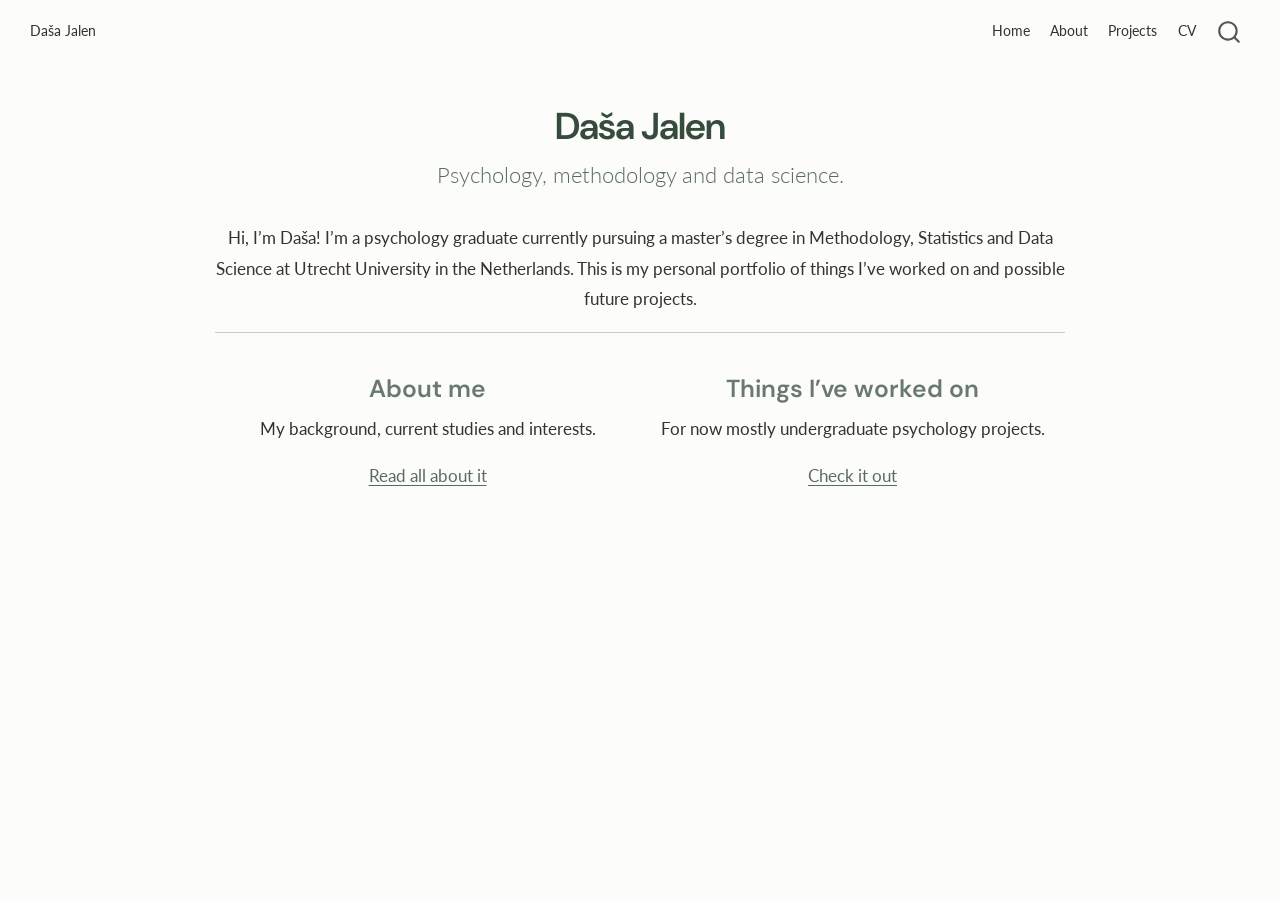
<file: docs/index.html>
<!DOCTYPE html>
<html xmlns="http://www.w3.org/1999/xhtml" lang="en" xml:lang="en"><head>

<meta charset="utf-8">
<meta name="generator" content="quarto-1.10.18">

<meta name="viewport" content="width=device-width, initial-scale=1.0, user-scalable=yes">


<title>Daša Jalen</title>
<style>
/* Default styles provided by pandoc.
** See https://pandoc.org/MANUAL.html#variables-for-html for config info.
*/
span.smallcaps{font-variant: small-caps;}
div.columns{display: flex; gap: 1.5em;}
div.column{flex: auto;}
@media screen {
div.columns{gap: min(4vw, 1.5em);}
div.column{overflow-x: auto;}
}
div.hanging-indent{margin-left: 1.5em; text-indent: -1.5em;}
ul.task-list{list-style: none;}
ul.task-list li input[type="checkbox"] {
  width: 0.8em;
  margin: 0 0.8em 0.2em -1em; /* quarto-specific, see https://github.com/quarto-dev/quarto-cli/issues/4556 */ 
  vertical-align: middle;
}
</style>


<script src="site_libs/quarto-nav/quarto-nav.js"></script>
<script src="site_libs/clipboard/clipboard.min.js"></script>
<script src="site_libs/quarto-search/autocomplete.umd.js"></script>
<script src="site_libs/quarto-search/fuse.min.js"></script>
<script src="site_libs/quarto-search/quarto-search.js"></script>
<meta name="quarto:offset" content="./">
<script src="site_libs/quarto-html/quarto.js" type="module"></script>
<script src="site_libs/quarto-html/tabsets/tabsets.js" type="module"></script>
<script src="site_libs/quarto-html/popper.min.js"></script>
<script src="site_libs/quarto-html/tippy.umd.min.js"></script>
<script src="site_libs/quarto-html/anchor.min.js"></script>
<link href="site_libs/quarto-html/tippy.css" rel="stylesheet">
<link href="site_libs/quarto-html/quarto-syntax-highlighting-64a204ab8560d761af7679ceaba22944.css" rel="stylesheet" id="quarto-text-highlighting-styles">
<script src="site_libs/bootstrap/bootstrap.min.js"></script>
<link href="site_libs/bootstrap/bootstrap-icons.css" rel="stylesheet">
<link href="site_libs/bootstrap/bootstrap-172ba59bd5e0b52282274ba0c0cc16fc.min.css" rel="stylesheet" append-hash="true" id="quarto-bootstrap" data-mode="light">
<script id="quarto-search-options" type="application/json">{
  "location": "navbar",
  "copy-button": false,
  "collapse-after": 3,
  "panel-placement": "end",
  "type": "overlay",
  "limit": 50,
  "keyboard-shortcut": [
    "f",
    "/",
    "s"
  ],
  "show-item-context": false,
  "language": {
    "search-no-results-text": "No results",
    "search-matching-documents-text": "matching documents",
    "search-copy-link-title": "Copy link to search",
    "search-hide-matches-text": "Hide additional matches",
    "search-more-match-text": "more match in this document",
    "search-more-matches-text": "more matches in this document",
    "search-clear-button-title": "Clear",
    "search-text-placeholder": "",
    "search-detached-cancel-button-title": "Cancel",
    "search-submit-button-title": "Submit",
    "search-label": "Search"
  }
}</script>


<link rel="stylesheet" href="styles.css">
</head>

<body class="nav-fixed homepage quarto-light">

<div id="quarto-search-results"></div>
  <header id="quarto-header" class="headroom fixed-top">
    <nav class="navbar navbar-expand-lg " data-bs-theme="dark">
      <div class="navbar-container container-fluid">
      <div class="navbar-brand-container mx-auto">
    <a class="navbar-brand" href="./index.html">
    <span class="navbar-title">Daša Jalen</span>
    </a>
  </div>
            <div id="quarto-search" class="" title="Search"></div>
          <button class="navbar-toggler" type="button" data-bs-toggle="collapse" data-bs-target="#navbarCollapse" aria-controls="navbarCollapse" role="menu" aria-expanded="false" aria-label="Toggle navigation" onclick="if (window.quartoToggleHeadroom) { window.quartoToggleHeadroom(); }">
  <span class="navbar-toggler-icon"></span>
</button>
          <div class="collapse navbar-collapse" id="navbarCollapse">
            <ul class="navbar-nav navbar-nav-scroll ms-auto">
  <li class="nav-item">
    <a class="nav-link active" href="./index.html" aria-current="page"> 
<span class="menu-text">Home</span></a>
  </li>  
  <li class="nav-item">
    <a class="nav-link" href="./about.html"> 
<span class="menu-text">About</span></a>
  </li>  
  <li class="nav-item">
    <a class="nav-link" href="./projects.html"> 
<span class="menu-text">Projects</span></a>
  </li>  
  <li class="nav-item">
    <a class="nav-link" href="./files/CV_Daša_Jalen.pdf"> 
<span class="menu-text">CV</span></a>
  </li>  
</ul>
          </div> <!-- /navcollapse -->
            <div class="quarto-navbar-tools">
</div>
      </div> <!-- /container-fluid -->
    </nav>
</header>
<!-- content -->
<div id="quarto-content" class="quarto-container page-columns page-rows-contents page-layout-article page-navbar">
<!-- sidebar -->
<!-- margin-sidebar -->
    <div id="quarto-margin-sidebar" class="sidebar margin-sidebar zindex-bottom">
        
    </div>
<!-- main -->
<main class="content" id="quarto-document-content">

<header id="title-block-header" class="quarto-title-block default">
<div class="quarto-title">
<h1 class="title">Daša Jalen</h1>
<p class="subtitle lead">Psychology, methodology and data science.</p>
</div>



<div class="quarto-title-meta">

    
  
    
  </div>
  


</header>


<p>Hi, I’m Daša! I’m a psychology graduate currently pursuing a master’s degree in Methodology, Statistics and Data Science at Utrecht University in the Netherlands. This is my personal portfolio of things I’ve worked on and possible future projects.</p>
<hr>
<div class="columns">
<div class="column" style="width:50%;">
<section id="about-me" class="level3">
<h3 class="anchored" data-anchor-id="about-me">About me</h3>
<p>My background, current studies and interests.</p>
<p><a href="./about.html">Read all about it</a></p>
</section>
</div><div class="column" style="width:50%;">
<section id="things-ive-worked-on" class="level3">
<h3 class="anchored" data-anchor-id="things-ive-worked-on">Things I’ve worked on</h3>
<p>For now mostly undergraduate psychology projects.</p>
<p><a href="./projects.html">Check it out</a></p>
</section>
</div>
</div>



</main> <!-- /main -->
<script id="quarto-html-after-body" type="application/javascript">
  window.document.addEventListener("DOMContentLoaded", function (event) {
    const icon = "";
    const anchorJS = new window.AnchorJS();
    anchorJS.options = {
      placement: 'right',
      icon: icon
    };
    anchorJS.add('.anchored');
    const isCodeAnnotation = (el) => {
      for (const clz of el.classList) {
        if (clz.startsWith('code-annotation-')) {                     
          return true;
        }
      }
      return false;
    }
    const onCopySuccess = function(e) {
      // button target
      const button = e.trigger;
      // don't keep focus
      button.blur();
      // flash "checked"
      button.classList.add('code-copy-button-checked');
      var currentTitle = button.getAttribute("title");
      button.setAttribute("title", "Copied!");
      let tooltip;
      if (window.bootstrap) {
        button.setAttribute("data-bs-toggle", "tooltip");
        button.setAttribute("data-bs-placement", "left");
        button.setAttribute("data-bs-title", "Copied!");
        tooltip = new bootstrap.Tooltip(button, 
          { trigger: "manual", 
            customClass: "code-copy-button-tooltip",
            offset: [0, -8]});
        tooltip.show();    
      }
      setTimeout(function() {
        if (tooltip) {
          tooltip.hide();
          button.removeAttribute("data-bs-title");
          button.removeAttribute("data-bs-toggle");
          button.removeAttribute("data-bs-placement");
        }
        button.setAttribute("title", currentTitle);
        button.classList.remove('code-copy-button-checked');
      }, 1000);
      // clear code selection
      e.clearSelection();
    }
    const getTextToCopy = function(trigger) {
      const outerScaffold = trigger.parentElement.cloneNode(true);
      const codeEl = outerScaffold.querySelector('code');
      for (const childEl of codeEl.children) {
        if (isCodeAnnotation(childEl)) {
          childEl.remove();
        }
      }
      return codeEl.innerText;
    }
    const clipboard = new window.ClipboardJS('.code-copy-button:not([data-in-quarto-modal])', {
      text: getTextToCopy
    });
    clipboard.on('success', onCopySuccess);
    if (window.document.getElementById('quarto-embedded-source-code-modal')) {
      const clipboardModal = new window.ClipboardJS('.code-copy-button[data-in-quarto-modal]', {
        text: getTextToCopy,
        container: window.document.getElementById('quarto-embedded-source-code-modal')
      });
      clipboardModal.on('success', onCopySuccess);
    }
      var localhostRegex = new RegExp(/^(?:http|https):\/\/localhost\:?[0-9]*\//);
      var mailtoRegex = new RegExp(/^mailto:/);
        var filterRegex = new RegExp('/' + window.location.host + '/');
      var isInternal = (href) => {
          return filterRegex.test(href) || localhostRegex.test(href) || mailtoRegex.test(href);
      }
      // Inspect non-navigation links and adorn them if external
     var links = window.document.querySelectorAll('a[href]:not(.nav-link):not(.navbar-brand):not(.toc-action):not(.sidebar-link):not(.sidebar-item-toggle):not(.pagination-link):not(.no-external):not([aria-hidden]):not(.dropdown-item):not(.quarto-navigation-tool):not(.about-link)');
      for (var i=0; i<links.length; i++) {
        const link = links[i];
        if (!isInternal(link.href)) {
          // undo the damage that might have been done by quarto-nav.js in the case of
          // links that we want to consider external
          if (link.dataset.originalHref !== undefined) {
            link.href = link.dataset.originalHref;
          }
        }
      }
    function tippyHover(el, contentFn, onTriggerFn, onUntriggerFn) {
      const config = {
        allowHTML: true,
        maxWidth: 500,
        delay: 100,
        arrow: false,
        appendTo: function(el) {
            return el.parentElement;
        },
        interactive: true,
        interactiveBorder: 10,
        theme: 'quarto',
        placement: 'bottom-start',
      };
      if (contentFn) {
        config.content = contentFn;
      }
      if (onTriggerFn) {
        config.onTrigger = onTriggerFn;
      }
      if (onUntriggerFn) {
        config.onUntrigger = onUntriggerFn;
      }
      window.tippy(el, config); 
    }
    const noterefs = window.document.querySelectorAll('a[role="doc-noteref"]');
    for (var i=0; i<noterefs.length; i++) {
      const ref = noterefs[i];
      tippyHover(ref, function() {
        // use id or data attribute instead here
        let href = ref.getAttribute('data-footnote-href') || ref.getAttribute('href');
        try { href = new URL(href).hash; } catch {}
        const id = href.replace(/^#\/?/, "");
        const note = window.document.getElementById(id);
        if (note) {
          return note.innerHTML;
        } else {
          return "";
        }
      });
    }
    const xrefs = window.document.querySelectorAll('a.quarto-xref');
    const processXRef = (id, note) => {
      // Strip column container classes
      const stripColumnClz = (el) => {
        el.classList.remove("page-full", "page-columns");
        if (el.children) {
          for (const child of el.children) {
            stripColumnClz(child);
          }
        }
      }
      stripColumnClz(note)
      if (id === null || id.startsWith('sec-')) {
        // Special case sections, only their first couple elements
        const container = document.createElement("div");
        if (note.children && note.children.length > 2) {
          container.appendChild(note.children[0].cloneNode(true));
          for (let i = 1; i < note.children.length; i++) {
            const child = note.children[i];
            if (child.tagName === "P" && child.innerText === "") {
              continue;
            } else {
              container.appendChild(child.cloneNode(true));
              break;
            }
          }
          if (window.Quarto?.typesetMath) {
            window.Quarto.typesetMath(container);
          }
          return container.innerHTML
        } else {
          if (window.Quarto?.typesetMath) {
            window.Quarto.typesetMath(note);
          }
          return note.innerHTML;
        }
      } else {
        // Remove any anchor links if they are present
        const anchorLink = note.querySelector('a.anchorjs-link');
        if (anchorLink) {
          anchorLink.remove();
        }
        if (window.Quarto?.typesetMath) {
          window.Quarto.typesetMath(note);
        }
        if (note.classList.contains("callout")) {
          return note.outerHTML;
        } else {
          return note.innerHTML;
        }
      }
    }
    for (var i=0; i<xrefs.length; i++) {
      const xref = xrefs[i];
      tippyHover(xref, undefined, function(instance) {
        instance.disable();
        let url = xref.getAttribute('href');
        let hash = undefined; 
        if (url.startsWith('#')) {
          hash = url;
        } else {
          try { hash = new URL(url).hash; } catch {}
        }
        if (hash) {
          const id = hash.replace(/^#\/?/, "");
          const note = window.document.getElementById(id);
          if (note !== null) {
            try {
              const html = processXRef(id, note.cloneNode(true));
              instance.setContent(html);
            } finally {
              instance.enable();
              instance.show();
            }
          } else {
            // See if we can fetch this
            fetch(url.split('#')[0])
            .then(res => res.text())
            .then(html => {
              const parser = new DOMParser();
              const htmlDoc = parser.parseFromString(html, "text/html");
              const note = htmlDoc.getElementById(id);
              if (note !== null) {
                const html = processXRef(id, note);
                instance.setContent(html);
              } 
            }).finally(() => {
              instance.enable();
              instance.show();
            });
          }
        } else {
          // See if we can fetch a full url (with no hash to target)
          // This is a special case and we should probably do some content thinning / targeting
          fetch(url)
          .then(res => res.text())
          .then(html => {
            const parser = new DOMParser();
            const htmlDoc = parser.parseFromString(html, "text/html");
            const note = htmlDoc.querySelector('main.content');
            if (note !== null) {
              // This should only happen for chapter cross references
              // (since there is no id in the URL)
              // remove the first header
              if (note.children.length > 0 && note.children[0].tagName === "HEADER") {
                note.children[0].remove();
              }
              const html = processXRef(null, note);
              instance.setContent(html);
            } 
          }).finally(() => {
            instance.enable();
            instance.show();
          });
        }
      }, function(instance) {
      });
    }
        let selectedAnnoteEl;
        const selectorForAnnotation = ( cell, annotation) => {
          let cellAttr = 'data-code-cell="' + cell + '"';
          let lineAttr = 'data-code-annotation="' +  annotation + '"';
          const selector = 'span[' + cellAttr + '][' + lineAttr + ']';
          return selector;
        }
        const selectCodeLines = (annoteEl) => {
          const doc = window.document;
          const targetCell = annoteEl.getAttribute("data-target-cell");
          const targetAnnotation = annoteEl.getAttribute("data-target-annotation");
          const annoteSpan = window.document.querySelector(selectorForAnnotation(targetCell, targetAnnotation));
          const lines = annoteSpan.getAttribute("data-code-lines").split(",");
          const lineIds = lines.map((line) => {
            return targetCell + "-" + line;
          })
          let top = null;
          let height = null;
          let parent = null;
          if (lineIds.length > 0) {
              //compute the position of the single el (top and bottom and make a div)
              const el = window.document.getElementById(lineIds[0]);
              top = el.offsetTop;
              height = el.offsetHeight;
              parent = el.parentElement.parentElement;
            if (lineIds.length > 1) {
              const lastEl = window.document.getElementById(lineIds[lineIds.length - 1]);
              const bottom = lastEl.offsetTop + lastEl.offsetHeight;
              height = bottom - top;
            }
            if (top !== null && height !== null && parent !== null) {
              // cook up a div (if necessary) and position it 
              let div = window.document.getElementById("code-annotation-line-highlight");
              if (div === null) {
                div = window.document.createElement("div");
                div.setAttribute("id", "code-annotation-line-highlight");
                div.style.position = 'absolute';
                parent.appendChild(div);
              }
              div.style.top = top - 2 + "px";
              div.style.height = height + 4 + "px";
              div.style.left = 0;
              let gutterDiv = window.document.getElementById("code-annotation-line-highlight-gutter");
              if (gutterDiv === null) {
                gutterDiv = window.document.createElement("div");
                gutterDiv.setAttribute("id", "code-annotation-line-highlight-gutter");
                gutterDiv.style.position = 'absolute';
                const codeCell = window.document.getElementById(targetCell);
                const gutter = codeCell.querySelector('.code-annotation-gutter');
                gutter.appendChild(gutterDiv);
              }
              gutterDiv.style.top = top - 2 + "px";
              gutterDiv.style.height = height + 4 + "px";
            }
            selectedAnnoteEl = annoteEl;
          }
        };
        const unselectCodeLines = () => {
          const elementsIds = ["code-annotation-line-highlight", "code-annotation-line-highlight-gutter"];
          elementsIds.forEach((elId) => {
            const div = window.document.getElementById(elId);
            if (div) {
              div.remove();
            }
          });
          selectedAnnoteEl = undefined;
        };
          // Handle positioning of the toggle
      window.addEventListener(
        "resize",
        throttle(() => {
          elRect = undefined;
          if (selectedAnnoteEl) {
            selectCodeLines(selectedAnnoteEl);
          }
        }, 10)
      );
      function throttle(fn, ms) {
      let throttle = false;
      let timer;
        return (...args) => {
          if(!throttle) { // first call gets through
              fn.apply(this, args);
              throttle = true;
          } else { // all the others get throttled
              if(timer) clearTimeout(timer); // cancel #2
              timer = setTimeout(() => {
                fn.apply(this, args);
                timer = throttle = false;
              }, ms);
          }
        };
      }
        // Attach click handler to the DT
        const annoteDls = window.document.querySelectorAll('dt[data-target-cell]');
        for (const annoteDlNode of annoteDls) {
          annoteDlNode.addEventListener('click', (event) => {
            const clickedEl = event.target;
            if (clickedEl !== selectedAnnoteEl) {
              unselectCodeLines();
              const activeEl = window.document.querySelector('dt[data-target-cell].code-annotation-active');
              if (activeEl) {
                activeEl.classList.remove('code-annotation-active');
              }
              selectCodeLines(clickedEl);
              clickedEl.classList.add('code-annotation-active');
            } else {
              // Unselect the line
              unselectCodeLines();
              clickedEl.classList.remove('code-annotation-active');
            }
          });
        }
    const findCites = (el) => {
      const parentEl = el.parentElement;
      if (parentEl) {
        const cites = parentEl.dataset.cites;
        if (cites) {
          return {
            el,
            cites: cites.split(' ')
          };
        } else {
          return findCites(el.parentElement)
        }
      } else {
        return undefined;
      }
    };
    var bibliorefs = window.document.querySelectorAll('a[role="doc-biblioref"]');
    for (var i=0; i<bibliorefs.length; i++) {
      const ref = bibliorefs[i];
      const citeInfo = findCites(ref);
      if (citeInfo) {
        tippyHover(citeInfo.el, function() {
          var popup = window.document.createElement('div');
          citeInfo.cites.forEach(function(cite) {
            var citeDiv = window.document.createElement('div');
            citeDiv.classList.add('hanging-indent');
            citeDiv.classList.add('csl-entry');
            var biblioDiv = window.document.getElementById('ref-' + cite);
            if (biblioDiv) {
              citeDiv.innerHTML = biblioDiv.innerHTML;
            }
            popup.appendChild(citeDiv);
          });
          return popup.innerHTML;
        });
      }
    }
  });
  </script>
</div> <!-- /content -->




</body></html>
</file>
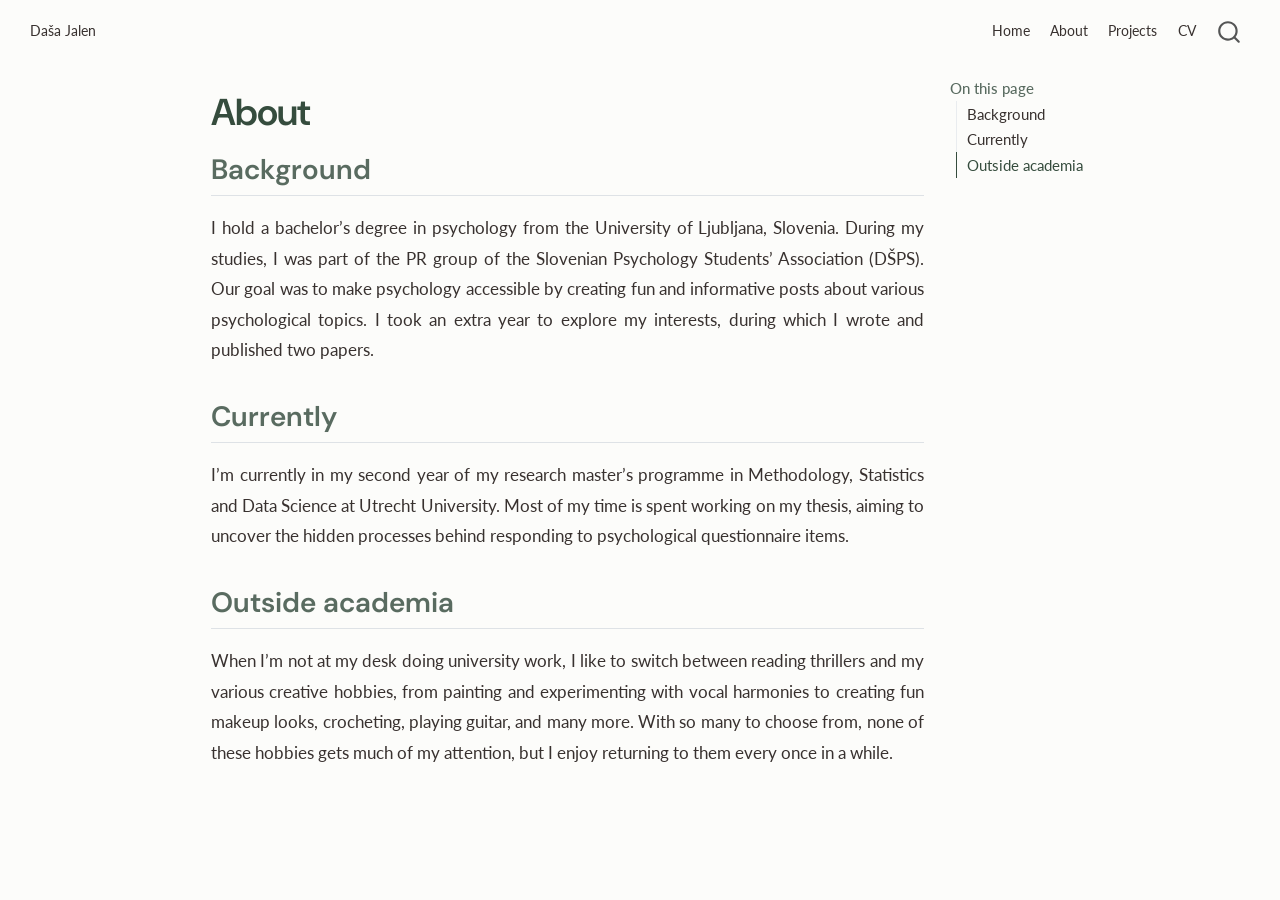
<file: docs/about.html>
<!DOCTYPE html>
<html xmlns="http://www.w3.org/1999/xhtml" lang="en" xml:lang="en"><head>

<meta charset="utf-8">
<meta name="generator" content="quarto-1.10.18">

<meta name="viewport" content="width=device-width, initial-scale=1.0, user-scalable=yes">


<title>About – Daša Jalen</title>
<style>
/* Default styles provided by pandoc.
** See https://pandoc.org/MANUAL.html#variables-for-html for config info.
*/
span.smallcaps{font-variant: small-caps;}
div.columns{display: flex; gap: 1.5em;}
div.column{flex: auto;}
@media screen {
div.columns{gap: min(4vw, 1.5em);}
div.column{overflow-x: auto;}
}
div.hanging-indent{margin-left: 1.5em; text-indent: -1.5em;}
ul.task-list{list-style: none;}
ul.task-list li input[type="checkbox"] {
  width: 0.8em;
  margin: 0 0.8em 0.2em -1em; /* quarto-specific, see https://github.com/quarto-dev/quarto-cli/issues/4556 */ 
  vertical-align: middle;
}
</style>


<script src="site_libs/quarto-nav/quarto-nav.js"></script>
<script src="site_libs/clipboard/clipboard.min.js"></script>
<script src="site_libs/quarto-search/autocomplete.umd.js"></script>
<script src="site_libs/quarto-search/fuse.min.js"></script>
<script src="site_libs/quarto-search/quarto-search.js"></script>
<meta name="quarto:offset" content="./">
<script src="site_libs/quarto-html/quarto.js" type="module"></script>
<script src="site_libs/quarto-html/tabsets/tabsets.js" type="module"></script>
<script src="site_libs/quarto-html/popper.min.js"></script>
<script src="site_libs/quarto-html/tippy.umd.min.js"></script>
<script src="site_libs/quarto-html/anchor.min.js"></script>
<link href="site_libs/quarto-html/tippy.css" rel="stylesheet">
<link href="site_libs/quarto-html/quarto-syntax-highlighting-64a204ab8560d761af7679ceaba22944.css" rel="stylesheet" id="quarto-text-highlighting-styles">
<script src="site_libs/bootstrap/bootstrap.min.js"></script>
<link href="site_libs/bootstrap/bootstrap-icons.css" rel="stylesheet">
<link href="site_libs/bootstrap/bootstrap-172ba59bd5e0b52282274ba0c0cc16fc.min.css" rel="stylesheet" append-hash="true" id="quarto-bootstrap" data-mode="light">
<script id="quarto-search-options" type="application/json">{
  "location": "navbar",
  "copy-button": false,
  "collapse-after": 3,
  "panel-placement": "end",
  "type": "overlay",
  "limit": 50,
  "keyboard-shortcut": [
    "f",
    "/",
    "s"
  ],
  "show-item-context": false,
  "language": {
    "search-no-results-text": "No results",
    "search-matching-documents-text": "matching documents",
    "search-copy-link-title": "Copy link to search",
    "search-hide-matches-text": "Hide additional matches",
    "search-more-match-text": "more match in this document",
    "search-more-matches-text": "more matches in this document",
    "search-clear-button-title": "Clear",
    "search-text-placeholder": "",
    "search-detached-cancel-button-title": "Cancel",
    "search-submit-button-title": "Submit",
    "search-label": "Search"
  }
}</script>


<link rel="stylesheet" href="styles.css">
</head>

<body class="nav-fixed quarto-light">

<div id="quarto-search-results"></div>
  <header id="quarto-header" class="headroom fixed-top">
    <nav class="navbar navbar-expand-lg " data-bs-theme="dark">
      <div class="navbar-container container-fluid">
      <div class="navbar-brand-container mx-auto">
    <a class="navbar-brand" href="./index.html">
    <span class="navbar-title">Daša Jalen</span>
    </a>
  </div>
            <div id="quarto-search" class="" title="Search"></div>
          <button class="navbar-toggler" type="button" data-bs-toggle="collapse" data-bs-target="#navbarCollapse" aria-controls="navbarCollapse" role="menu" aria-expanded="false" aria-label="Toggle navigation" onclick="if (window.quartoToggleHeadroom) { window.quartoToggleHeadroom(); }">
  <span class="navbar-toggler-icon"></span>
</button>
          <div class="collapse navbar-collapse" id="navbarCollapse">
            <ul class="navbar-nav navbar-nav-scroll ms-auto">
  <li class="nav-item">
    <a class="nav-link" href="./index.html"> 
<span class="menu-text">Home</span></a>
  </li>  
  <li class="nav-item">
    <a class="nav-link active" href="./about.html" aria-current="page"> 
<span class="menu-text">About</span></a>
  </li>  
  <li class="nav-item">
    <a class="nav-link" href="./projects.html"> 
<span class="menu-text">Projects</span></a>
  </li>  
  <li class="nav-item">
    <a class="nav-link" href="./files/CV_Daša_Jalen.pdf"> 
<span class="menu-text">CV</span></a>
  </li>  
</ul>
          </div> <!-- /navcollapse -->
            <div class="quarto-navbar-tools">
</div>
      </div> <!-- /container-fluid -->
    </nav>
</header>
<!-- content -->
<div id="quarto-content" class="quarto-container page-columns page-rows-contents page-layout-article page-navbar">
<!-- sidebar -->
<!-- margin-sidebar -->
    <div id="quarto-margin-sidebar" class="sidebar margin-sidebar">
        <nav id="TOC" role="doc-toc" class="toc-active">
    <h2 id="toc-title">On this page</h2>
   
  <ul>
  <li><a href="#background" id="toc-background" class="nav-link active" data-scroll-target="#background">Background</a></li>
  <li><a href="#currently" id="toc-currently" class="nav-link" data-scroll-target="#currently">Currently</a></li>
  <li><a href="#outside-academia" id="toc-outside-academia" class="nav-link" data-scroll-target="#outside-academia">Outside academia</a></li>
  </ul>
</nav>
    </div>
<!-- main -->
<main class="content" id="quarto-document-content">

<header id="title-block-header" class="quarto-title-block default">
<div class="quarto-title">
<h1 class="title">About</h1>
</div>



<div class="quarto-title-meta">

    
  
    
  </div>
  


</header>


<section id="background" class="level2">
<h2 class="anchored" data-anchor-id="background">Background</h2>
<p>I hold a bachelor’s degree in psychology from the University of Ljubljana, Slovenia. During my studies, I was part of the PR group of the Slovenian Psychology Students’ Association (DŠPS). Our goal was to make psychology accessible by creating fun and informative posts about various psychological topics. I took an extra year to explore my interests, during which I wrote and published two papers.</p>
</section>
<section id="currently" class="level2">
<h2 class="anchored" data-anchor-id="currently">Currently</h2>
<p>I’m currently in my second year of my research master’s programme in Methodology, Statistics and Data Science at Utrecht University. Most of my time is spent working on my thesis, aiming to uncover the hidden processes behind responding to psychological questionnaire items.</p>
</section>
<section id="outside-academia" class="level2">
<h2 class="anchored" data-anchor-id="outside-academia">Outside academia</h2>
<p>When I’m not at my desk doing university work, I like to switch between reading thrillers and my various creative hobbies, from painting and experimenting with vocal harmonies to creating fun makeup looks, crocheting, playing guitar, and many more. With so many to choose from, none of these hobbies gets much of my attention, but I enjoy returning to them every once in a while.</p>


</section>

</main> <!-- /main -->
<script id="quarto-html-after-body" type="application/javascript">
  window.document.addEventListener("DOMContentLoaded", function (event) {
    const icon = "";
    const anchorJS = new window.AnchorJS();
    anchorJS.options = {
      placement: 'right',
      icon: icon
    };
    anchorJS.add('.anchored');
    const isCodeAnnotation = (el) => {
      for (const clz of el.classList) {
        if (clz.startsWith('code-annotation-')) {                     
          return true;
        }
      }
      return false;
    }
    const onCopySuccess = function(e) {
      // button target
      const button = e.trigger;
      // don't keep focus
      button.blur();
      // flash "checked"
      button.classList.add('code-copy-button-checked');
      var currentTitle = button.getAttribute("title");
      button.setAttribute("title", "Copied!");
      let tooltip;
      if (window.bootstrap) {
        button.setAttribute("data-bs-toggle", "tooltip");
        button.setAttribute("data-bs-placement", "left");
        button.setAttribute("data-bs-title", "Copied!");
        tooltip = new bootstrap.Tooltip(button, 
          { trigger: "manual", 
            customClass: "code-copy-button-tooltip",
            offset: [0, -8]});
        tooltip.show();    
      }
      setTimeout(function() {
        if (tooltip) {
          tooltip.hide();
          button.removeAttribute("data-bs-title");
          button.removeAttribute("data-bs-toggle");
          button.removeAttribute("data-bs-placement");
        }
        button.setAttribute("title", currentTitle);
        button.classList.remove('code-copy-button-checked');
      }, 1000);
      // clear code selection
      e.clearSelection();
    }
    const getTextToCopy = function(trigger) {
      const outerScaffold = trigger.parentElement.cloneNode(true);
      const codeEl = outerScaffold.querySelector('code');
      for (const childEl of codeEl.children) {
        if (isCodeAnnotation(childEl)) {
          childEl.remove();
        }
      }
      return codeEl.innerText;
    }
    const clipboard = new window.ClipboardJS('.code-copy-button:not([data-in-quarto-modal])', {
      text: getTextToCopy
    });
    clipboard.on('success', onCopySuccess);
    if (window.document.getElementById('quarto-embedded-source-code-modal')) {
      const clipboardModal = new window.ClipboardJS('.code-copy-button[data-in-quarto-modal]', {
        text: getTextToCopy,
        container: window.document.getElementById('quarto-embedded-source-code-modal')
      });
      clipboardModal.on('success', onCopySuccess);
    }
      var localhostRegex = new RegExp(/^(?:http|https):\/\/localhost\:?[0-9]*\//);
      var mailtoRegex = new RegExp(/^mailto:/);
        var filterRegex = new RegExp('/' + window.location.host + '/');
      var isInternal = (href) => {
          return filterRegex.test(href) || localhostRegex.test(href) || mailtoRegex.test(href);
      }
      // Inspect non-navigation links and adorn them if external
     var links = window.document.querySelectorAll('a[href]:not(.nav-link):not(.navbar-brand):not(.toc-action):not(.sidebar-link):not(.sidebar-item-toggle):not(.pagination-link):not(.no-external):not([aria-hidden]):not(.dropdown-item):not(.quarto-navigation-tool):not(.about-link)');
      for (var i=0; i<links.length; i++) {
        const link = links[i];
        if (!isInternal(link.href)) {
          // undo the damage that might have been done by quarto-nav.js in the case of
          // links that we want to consider external
          if (link.dataset.originalHref !== undefined) {
            link.href = link.dataset.originalHref;
          }
        }
      }
    function tippyHover(el, contentFn, onTriggerFn, onUntriggerFn) {
      const config = {
        allowHTML: true,
        maxWidth: 500,
        delay: 100,
        arrow: false,
        appendTo: function(el) {
            return el.parentElement;
        },
        interactive: true,
        interactiveBorder: 10,
        theme: 'quarto',
        placement: 'bottom-start',
      };
      if (contentFn) {
        config.content = contentFn;
      }
      if (onTriggerFn) {
        config.onTrigger = onTriggerFn;
      }
      if (onUntriggerFn) {
        config.onUntrigger = onUntriggerFn;
      }
      window.tippy(el, config); 
    }
    const noterefs = window.document.querySelectorAll('a[role="doc-noteref"]');
    for (var i=0; i<noterefs.length; i++) {
      const ref = noterefs[i];
      tippyHover(ref, function() {
        // use id or data attribute instead here
        let href = ref.getAttribute('data-footnote-href') || ref.getAttribute('href');
        try { href = new URL(href).hash; } catch {}
        const id = href.replace(/^#\/?/, "");
        const note = window.document.getElementById(id);
        if (note) {
          return note.innerHTML;
        } else {
          return "";
        }
      });
    }
    const xrefs = window.document.querySelectorAll('a.quarto-xref');
    const processXRef = (id, note) => {
      // Strip column container classes
      const stripColumnClz = (el) => {
        el.classList.remove("page-full", "page-columns");
        if (el.children) {
          for (const child of el.children) {
            stripColumnClz(child);
          }
        }
      }
      stripColumnClz(note)
      if (id === null || id.startsWith('sec-')) {
        // Special case sections, only their first couple elements
        const container = document.createElement("div");
        if (note.children && note.children.length > 2) {
          container.appendChild(note.children[0].cloneNode(true));
          for (let i = 1; i < note.children.length; i++) {
            const child = note.children[i];
            if (child.tagName === "P" && child.innerText === "") {
              continue;
            } else {
              container.appendChild(child.cloneNode(true));
              break;
            }
          }
          if (window.Quarto?.typesetMath) {
            window.Quarto.typesetMath(container);
          }
          return container.innerHTML
        } else {
          if (window.Quarto?.typesetMath) {
            window.Quarto.typesetMath(note);
          }
          return note.innerHTML;
        }
      } else {
        // Remove any anchor links if they are present
        const anchorLink = note.querySelector('a.anchorjs-link');
        if (anchorLink) {
          anchorLink.remove();
        }
        if (window.Quarto?.typesetMath) {
          window.Quarto.typesetMath(note);
        }
        if (note.classList.contains("callout")) {
          return note.outerHTML;
        } else {
          return note.innerHTML;
        }
      }
    }
    for (var i=0; i<xrefs.length; i++) {
      const xref = xrefs[i];
      tippyHover(xref, undefined, function(instance) {
        instance.disable();
        let url = xref.getAttribute('href');
        let hash = undefined; 
        if (url.startsWith('#')) {
          hash = url;
        } else {
          try { hash = new URL(url).hash; } catch {}
        }
        if (hash) {
          const id = hash.replace(/^#\/?/, "");
          const note = window.document.getElementById(id);
          if (note !== null) {
            try {
              const html = processXRef(id, note.cloneNode(true));
              instance.setContent(html);
            } finally {
              instance.enable();
              instance.show();
            }
          } else {
            // See if we can fetch this
            fetch(url.split('#')[0])
            .then(res => res.text())
            .then(html => {
              const parser = new DOMParser();
              const htmlDoc = parser.parseFromString(html, "text/html");
              const note = htmlDoc.getElementById(id);
              if (note !== null) {
                const html = processXRef(id, note);
                instance.setContent(html);
              } 
            }).finally(() => {
              instance.enable();
              instance.show();
            });
          }
        } else {
          // See if we can fetch a full url (with no hash to target)
          // This is a special case and we should probably do some content thinning / targeting
          fetch(url)
          .then(res => res.text())
          .then(html => {
            const parser = new DOMParser();
            const htmlDoc = parser.parseFromString(html, "text/html");
            const note = htmlDoc.querySelector('main.content');
            if (note !== null) {
              // This should only happen for chapter cross references
              // (since there is no id in the URL)
              // remove the first header
              if (note.children.length > 0 && note.children[0].tagName === "HEADER") {
                note.children[0].remove();
              }
              const html = processXRef(null, note);
              instance.setContent(html);
            } 
          }).finally(() => {
            instance.enable();
            instance.show();
          });
        }
      }, function(instance) {
      });
    }
        let selectedAnnoteEl;
        const selectorForAnnotation = ( cell, annotation) => {
          let cellAttr = 'data-code-cell="' + cell + '"';
          let lineAttr = 'data-code-annotation="' +  annotation + '"';
          const selector = 'span[' + cellAttr + '][' + lineAttr + ']';
          return selector;
        }
        const selectCodeLines = (annoteEl) => {
          const doc = window.document;
          const targetCell = annoteEl.getAttribute("data-target-cell");
          const targetAnnotation = annoteEl.getAttribute("data-target-annotation");
          const annoteSpan = window.document.querySelector(selectorForAnnotation(targetCell, targetAnnotation));
          const lines = annoteSpan.getAttribute("data-code-lines").split(",");
          const lineIds = lines.map((line) => {
            return targetCell + "-" + line;
          })
          let top = null;
          let height = null;
          let parent = null;
          if (lineIds.length > 0) {
              //compute the position of the single el (top and bottom and make a div)
              const el = window.document.getElementById(lineIds[0]);
              top = el.offsetTop;
              height = el.offsetHeight;
              parent = el.parentElement.parentElement;
            if (lineIds.length > 1) {
              const lastEl = window.document.getElementById(lineIds[lineIds.length - 1]);
              const bottom = lastEl.offsetTop + lastEl.offsetHeight;
              height = bottom - top;
            }
            if (top !== null && height !== null && parent !== null) {
              // cook up a div (if necessary) and position it 
              let div = window.document.getElementById("code-annotation-line-highlight");
              if (div === null) {
                div = window.document.createElement("div");
                div.setAttribute("id", "code-annotation-line-highlight");
                div.style.position = 'absolute';
                parent.appendChild(div);
              }
              div.style.top = top - 2 + "px";
              div.style.height = height + 4 + "px";
              div.style.left = 0;
              let gutterDiv = window.document.getElementById("code-annotation-line-highlight-gutter");
              if (gutterDiv === null) {
                gutterDiv = window.document.createElement("div");
                gutterDiv.setAttribute("id", "code-annotation-line-highlight-gutter");
                gutterDiv.style.position = 'absolute';
                const codeCell = window.document.getElementById(targetCell);
                const gutter = codeCell.querySelector('.code-annotation-gutter');
                gutter.appendChild(gutterDiv);
              }
              gutterDiv.style.top = top - 2 + "px";
              gutterDiv.style.height = height + 4 + "px";
            }
            selectedAnnoteEl = annoteEl;
          }
        };
        const unselectCodeLines = () => {
          const elementsIds = ["code-annotation-line-highlight", "code-annotation-line-highlight-gutter"];
          elementsIds.forEach((elId) => {
            const div = window.document.getElementById(elId);
            if (div) {
              div.remove();
            }
          });
          selectedAnnoteEl = undefined;
        };
          // Handle positioning of the toggle
      window.addEventListener(
        "resize",
        throttle(() => {
          elRect = undefined;
          if (selectedAnnoteEl) {
            selectCodeLines(selectedAnnoteEl);
          }
        }, 10)
      );
      function throttle(fn, ms) {
      let throttle = false;
      let timer;
        return (...args) => {
          if(!throttle) { // first call gets through
              fn.apply(this, args);
              throttle = true;
          } else { // all the others get throttled
              if(timer) clearTimeout(timer); // cancel #2
              timer = setTimeout(() => {
                fn.apply(this, args);
                timer = throttle = false;
              }, ms);
          }
        };
      }
        // Attach click handler to the DT
        const annoteDls = window.document.querySelectorAll('dt[data-target-cell]');
        for (const annoteDlNode of annoteDls) {
          annoteDlNode.addEventListener('click', (event) => {
            const clickedEl = event.target;
            if (clickedEl !== selectedAnnoteEl) {
              unselectCodeLines();
              const activeEl = window.document.querySelector('dt[data-target-cell].code-annotation-active');
              if (activeEl) {
                activeEl.classList.remove('code-annotation-active');
              }
              selectCodeLines(clickedEl);
              clickedEl.classList.add('code-annotation-active');
            } else {
              // Unselect the line
              unselectCodeLines();
              clickedEl.classList.remove('code-annotation-active');
            }
          });
        }
    const findCites = (el) => {
      const parentEl = el.parentElement;
      if (parentEl) {
        const cites = parentEl.dataset.cites;
        if (cites) {
          return {
            el,
            cites: cites.split(' ')
          };
        } else {
          return findCites(el.parentElement)
        }
      } else {
        return undefined;
      }
    };
    var bibliorefs = window.document.querySelectorAll('a[role="doc-biblioref"]');
    for (var i=0; i<bibliorefs.length; i++) {
      const ref = bibliorefs[i];
      const citeInfo = findCites(ref);
      if (citeInfo) {
        tippyHover(citeInfo.el, function() {
          var popup = window.document.createElement('div');
          citeInfo.cites.forEach(function(cite) {
            var citeDiv = window.document.createElement('div');
            citeDiv.classList.add('hanging-indent');
            citeDiv.classList.add('csl-entry');
            var biblioDiv = window.document.getElementById('ref-' + cite);
            if (biblioDiv) {
              citeDiv.innerHTML = biblioDiv.innerHTML;
            }
            popup.appendChild(citeDiv);
          });
          return popup.innerHTML;
        });
      }
    }
  });
  </script>
</div> <!-- /content -->




</body></html>
</file>
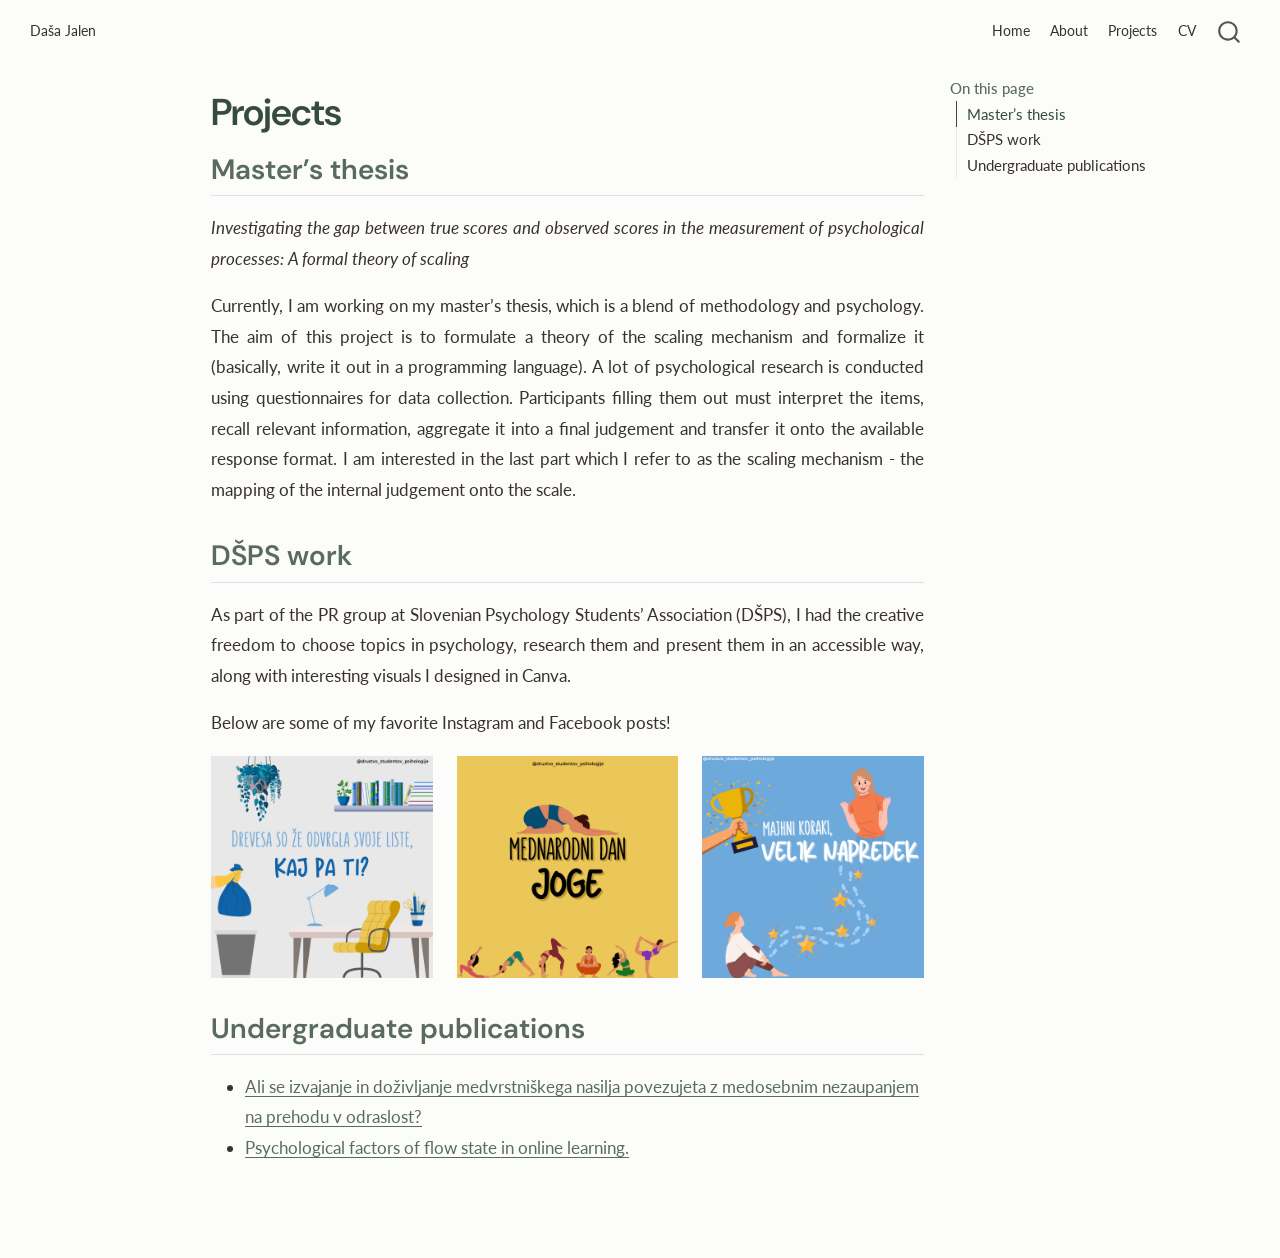
<file: docs/projects.html>
<!DOCTYPE html>
<html xmlns="http://www.w3.org/1999/xhtml" lang="en" xml:lang="en"><head>

<meta charset="utf-8">
<meta name="generator" content="quarto-1.10.18">

<meta name="viewport" content="width=device-width, initial-scale=1.0, user-scalable=yes">


<title>Projects – Daša Jalen</title>
<style>
/* Default styles provided by pandoc.
** See https://pandoc.org/MANUAL.html#variables-for-html for config info.
*/
span.smallcaps{font-variant: small-caps;}
div.columns{display: flex; gap: 1.5em;}
div.column{flex: auto;}
@media screen {
div.columns{gap: min(4vw, 1.5em);}
div.column{overflow-x: auto;}
}
div.hanging-indent{margin-left: 1.5em; text-indent: -1.5em;}
ul.task-list{list-style: none;}
ul.task-list li input[type="checkbox"] {
  width: 0.8em;
  margin: 0 0.8em 0.2em -1em; /* quarto-specific, see https://github.com/quarto-dev/quarto-cli/issues/4556 */ 
  vertical-align: middle;
}
</style>


<script src="site_libs/quarto-nav/quarto-nav.js"></script>
<script src="site_libs/clipboard/clipboard.min.js"></script>
<script src="site_libs/quarto-search/autocomplete.umd.js"></script>
<script src="site_libs/quarto-search/fuse.min.js"></script>
<script src="site_libs/quarto-search/quarto-search.js"></script>
<meta name="quarto:offset" content="./">
<script src="site_libs/quarto-html/quarto.js" type="module"></script>
<script src="site_libs/quarto-html/tabsets/tabsets.js" type="module"></script>
<script src="site_libs/quarto-html/popper.min.js"></script>
<script src="site_libs/quarto-html/tippy.umd.min.js"></script>
<script src="site_libs/quarto-html/anchor.min.js"></script>
<link href="site_libs/quarto-html/tippy.css" rel="stylesheet">
<link href="site_libs/quarto-html/quarto-syntax-highlighting-64a204ab8560d761af7679ceaba22944.css" rel="stylesheet" id="quarto-text-highlighting-styles">
<script src="site_libs/bootstrap/bootstrap.min.js"></script>
<link href="site_libs/bootstrap/bootstrap-icons.css" rel="stylesheet">
<link href="site_libs/bootstrap/bootstrap-172ba59bd5e0b52282274ba0c0cc16fc.min.css" rel="stylesheet" append-hash="true" id="quarto-bootstrap" data-mode="light">
<script id="quarto-search-options" type="application/json">{
  "location": "navbar",
  "copy-button": false,
  "collapse-after": 3,
  "panel-placement": "end",
  "type": "overlay",
  "limit": 50,
  "keyboard-shortcut": [
    "f",
    "/",
    "s"
  ],
  "show-item-context": false,
  "language": {
    "search-no-results-text": "No results",
    "search-matching-documents-text": "matching documents",
    "search-copy-link-title": "Copy link to search",
    "search-hide-matches-text": "Hide additional matches",
    "search-more-match-text": "more match in this document",
    "search-more-matches-text": "more matches in this document",
    "search-clear-button-title": "Clear",
    "search-text-placeholder": "",
    "search-detached-cancel-button-title": "Cancel",
    "search-submit-button-title": "Submit",
    "search-label": "Search"
  }
}</script>


<link rel="stylesheet" href="styles.css">
</head>

<body class="nav-fixed quarto-light">

<div id="quarto-search-results"></div>
  <header id="quarto-header" class="headroom fixed-top">
    <nav class="navbar navbar-expand-lg " data-bs-theme="dark">
      <div class="navbar-container container-fluid">
      <div class="navbar-brand-container mx-auto">
    <a class="navbar-brand" href="./index.html">
    <span class="navbar-title">Daša Jalen</span>
    </a>
  </div>
            <div id="quarto-search" class="" title="Search"></div>
          <button class="navbar-toggler" type="button" data-bs-toggle="collapse" data-bs-target="#navbarCollapse" aria-controls="navbarCollapse" role="menu" aria-expanded="false" aria-label="Toggle navigation" onclick="if (window.quartoToggleHeadroom) { window.quartoToggleHeadroom(); }">
  <span class="navbar-toggler-icon"></span>
</button>
          <div class="collapse navbar-collapse" id="navbarCollapse">
            <ul class="navbar-nav navbar-nav-scroll ms-auto">
  <li class="nav-item">
    <a class="nav-link" href="./index.html"> 
<span class="menu-text">Home</span></a>
  </li>  
  <li class="nav-item">
    <a class="nav-link" href="./about.html"> 
<span class="menu-text">About</span></a>
  </li>  
  <li class="nav-item">
    <a class="nav-link active" href="./projects.html" aria-current="page"> 
<span class="menu-text">Projects</span></a>
  </li>  
  <li class="nav-item">
    <a class="nav-link" href="./files/CV_Daša_Jalen.pdf"> 
<span class="menu-text">CV</span></a>
  </li>  
</ul>
          </div> <!-- /navcollapse -->
            <div class="quarto-navbar-tools">
</div>
      </div> <!-- /container-fluid -->
    </nav>
</header>
<!-- content -->
<div id="quarto-content" class="quarto-container page-columns page-rows-contents page-layout-article page-navbar">
<!-- sidebar -->
<!-- margin-sidebar -->
    <div id="quarto-margin-sidebar" class="sidebar margin-sidebar">
        <nav id="TOC" role="doc-toc" class="toc-active">
    <h2 id="toc-title">On this page</h2>
   
  <ul>
  <li><a href="#masters-thesis" id="toc-masters-thesis" class="nav-link active" data-scroll-target="#masters-thesis">Master’s thesis</a></li>
  <li><a href="#dšps-work" id="toc-dšps-work" class="nav-link" data-scroll-target="#dšps-work">DŠPS work</a></li>
  <li><a href="#undergraduate-publications" id="toc-undergraduate-publications" class="nav-link" data-scroll-target="#undergraduate-publications">Undergraduate publications</a></li>
  </ul>
</nav>
    </div>
<!-- main -->
<main class="content" id="quarto-document-content">

<header id="title-block-header" class="quarto-title-block default">
<div class="quarto-title">
<h1 class="title">Projects</h1>
</div>



<div class="quarto-title-meta">

    
  
    
  </div>
  


</header>


<section id="masters-thesis" class="level2">
<h2 class="anchored" data-anchor-id="masters-thesis">Master’s thesis</h2>
<p><em>Investigating the gap between true scores and observed scores in the measurement of psychological processes: A formal theory of scaling</em></p>
<p>Currently, I am working on my master’s thesis, which is a blend of methodology and psychology. The aim of this project is to formulate a theory of the scaling mechanism and formalize it (basically, write it out in a programming language). A lot of psychological research is conducted using questionnaires for data collection. Participants filling them out must interpret the items, recall relevant information, aggregate it into a final judgement and transfer it onto the available response format. I am interested in the last part which I refer to as the scaling mechanism - the mapping of the internal judgement onto the scale.</p>
</section>
<section id="dšps-work" class="level2">
<h2 class="anchored" data-anchor-id="dšps-work">DŠPS work</h2>
<p>As part of the PR group at Slovenian Psychology Students’ Association (DŠPS), I had the creative freedom to choose topics in psychology, research them and present them in an accessible way, along with interesting visuals I designed in Canva.</p>
<p>Below are some of my favorite Instagram and Facebook posts!</p>
<div class="post-gallery">
<p><a href="https://www.instagram.com/p/C0JQQYMsmR_/?utm_source=ig_web_copy_link&amp;mdxt=MzRlODBiNWFlZA==&amp;srtk=MzRlODBiNWFlZA=="><img src="images/Motivacijska_decluttering.png" class="img-fluid" width="300"></a></p>
<p><a href="https://www.instagram.com/p/DLJ8aEIBPi-/?utm_source=ig_web_copy_link&amp;dlrf=MzRlODBiNWFlZA==&amp;srtk=MzRlODBiNWFlZA=="><img src="images/Naredi_nekaj_zase_joga.png" class="img-fluid"></a></p>
<p><a href="https://www.instagram.com/p/DLo124cNMSw/?utm_source=ig_web_copy_link&amp;exln=MzRlODBiNWFlZA==&amp;srtk=MzRlODBiNWFlZA=="><img src="images/Motivacijska_majhni_koraki_velik_napredek.png" class="img-fluid"></a></p>
</div>
</section>
<section id="undergraduate-publications" class="level2">
<h2 class="anchored" data-anchor-id="undergraduate-publications">Undergraduate publications</h2>
<ul>
<li><a href="http://revijapanika.si/2025/02/14/ali-se-izvajanje-in-dozivljanje-medvrstniskega-nasilja-povezujeta-z-medosebnim-nezaupanjem-na-prehodu-v-odraslost/">Ali se izvajanje in doživljanje medvrstniškega nasilja povezujeta z medosebnim nezaupanjem na prehodu v odraslost?</a></li>
<li><a href="https://journal.doba.si/jimb/sl/article/view/JIBM.2024.16.2.3">Psychological factors of flow state in online learning.</a></li>
</ul>


</section>

</main> <!-- /main -->
<script id="quarto-html-after-body" type="application/javascript">
  window.document.addEventListener("DOMContentLoaded", function (event) {
    const icon = "";
    const anchorJS = new window.AnchorJS();
    anchorJS.options = {
      placement: 'right',
      icon: icon
    };
    anchorJS.add('.anchored');
    const isCodeAnnotation = (el) => {
      for (const clz of el.classList) {
        if (clz.startsWith('code-annotation-')) {                     
          return true;
        }
      }
      return false;
    }
    const onCopySuccess = function(e) {
      // button target
      const button = e.trigger;
      // don't keep focus
      button.blur();
      // flash "checked"
      button.classList.add('code-copy-button-checked');
      var currentTitle = button.getAttribute("title");
      button.setAttribute("title", "Copied!");
      let tooltip;
      if (window.bootstrap) {
        button.setAttribute("data-bs-toggle", "tooltip");
        button.setAttribute("data-bs-placement", "left");
        button.setAttribute("data-bs-title", "Copied!");
        tooltip = new bootstrap.Tooltip(button, 
          { trigger: "manual", 
            customClass: "code-copy-button-tooltip",
            offset: [0, -8]});
        tooltip.show();    
      }
      setTimeout(function() {
        if (tooltip) {
          tooltip.hide();
          button.removeAttribute("data-bs-title");
          button.removeAttribute("data-bs-toggle");
          button.removeAttribute("data-bs-placement");
        }
        button.setAttribute("title", currentTitle);
        button.classList.remove('code-copy-button-checked');
      }, 1000);
      // clear code selection
      e.clearSelection();
    }
    const getTextToCopy = function(trigger) {
      const outerScaffold = trigger.parentElement.cloneNode(true);
      const codeEl = outerScaffold.querySelector('code');
      for (const childEl of codeEl.children) {
        if (isCodeAnnotation(childEl)) {
          childEl.remove();
        }
      }
      return codeEl.innerText;
    }
    const clipboard = new window.ClipboardJS('.code-copy-button:not([data-in-quarto-modal])', {
      text: getTextToCopy
    });
    clipboard.on('success', onCopySuccess);
    if (window.document.getElementById('quarto-embedded-source-code-modal')) {
      const clipboardModal = new window.ClipboardJS('.code-copy-button[data-in-quarto-modal]', {
        text: getTextToCopy,
        container: window.document.getElementById('quarto-embedded-source-code-modal')
      });
      clipboardModal.on('success', onCopySuccess);
    }
      var localhostRegex = new RegExp(/^(?:http|https):\/\/localhost\:?[0-9]*\//);
      var mailtoRegex = new RegExp(/^mailto:/);
        var filterRegex = new RegExp('/' + window.location.host + '/');
      var isInternal = (href) => {
          return filterRegex.test(href) || localhostRegex.test(href) || mailtoRegex.test(href);
      }
      // Inspect non-navigation links and adorn them if external
     var links = window.document.querySelectorAll('a[href]:not(.nav-link):not(.navbar-brand):not(.toc-action):not(.sidebar-link):not(.sidebar-item-toggle):not(.pagination-link):not(.no-external):not([aria-hidden]):not(.dropdown-item):not(.quarto-navigation-tool):not(.about-link)');
      for (var i=0; i<links.length; i++) {
        const link = links[i];
        if (!isInternal(link.href)) {
          // undo the damage that might have been done by quarto-nav.js in the case of
          // links that we want to consider external
          if (link.dataset.originalHref !== undefined) {
            link.href = link.dataset.originalHref;
          }
        }
      }
    function tippyHover(el, contentFn, onTriggerFn, onUntriggerFn) {
      const config = {
        allowHTML: true,
        maxWidth: 500,
        delay: 100,
        arrow: false,
        appendTo: function(el) {
            return el.parentElement;
        },
        interactive: true,
        interactiveBorder: 10,
        theme: 'quarto',
        placement: 'bottom-start',
      };
      if (contentFn) {
        config.content = contentFn;
      }
      if (onTriggerFn) {
        config.onTrigger = onTriggerFn;
      }
      if (onUntriggerFn) {
        config.onUntrigger = onUntriggerFn;
      }
      window.tippy(el, config); 
    }
    const noterefs = window.document.querySelectorAll('a[role="doc-noteref"]');
    for (var i=0; i<noterefs.length; i++) {
      const ref = noterefs[i];
      tippyHover(ref, function() {
        // use id or data attribute instead here
        let href = ref.getAttribute('data-footnote-href') || ref.getAttribute('href');
        try { href = new URL(href).hash; } catch {}
        const id = href.replace(/^#\/?/, "");
        const note = window.document.getElementById(id);
        if (note) {
          return note.innerHTML;
        } else {
          return "";
        }
      });
    }
    const xrefs = window.document.querySelectorAll('a.quarto-xref');
    const processXRef = (id, note) => {
      // Strip column container classes
      const stripColumnClz = (el) => {
        el.classList.remove("page-full", "page-columns");
        if (el.children) {
          for (const child of el.children) {
            stripColumnClz(child);
          }
        }
      }
      stripColumnClz(note)
      if (id === null || id.startsWith('sec-')) {
        // Special case sections, only their first couple elements
        const container = document.createElement("div");
        if (note.children && note.children.length > 2) {
          container.appendChild(note.children[0].cloneNode(true));
          for (let i = 1; i < note.children.length; i++) {
            const child = note.children[i];
            if (child.tagName === "P" && child.innerText === "") {
              continue;
            } else {
              container.appendChild(child.cloneNode(true));
              break;
            }
          }
          if (window.Quarto?.typesetMath) {
            window.Quarto.typesetMath(container);
          }
          return container.innerHTML
        } else {
          if (window.Quarto?.typesetMath) {
            window.Quarto.typesetMath(note);
          }
          return note.innerHTML;
        }
      } else {
        // Remove any anchor links if they are present
        const anchorLink = note.querySelector('a.anchorjs-link');
        if (anchorLink) {
          anchorLink.remove();
        }
        if (window.Quarto?.typesetMath) {
          window.Quarto.typesetMath(note);
        }
        if (note.classList.contains("callout")) {
          return note.outerHTML;
        } else {
          return note.innerHTML;
        }
      }
    }
    for (var i=0; i<xrefs.length; i++) {
      const xref = xrefs[i];
      tippyHover(xref, undefined, function(instance) {
        instance.disable();
        let url = xref.getAttribute('href');
        let hash = undefined; 
        if (url.startsWith('#')) {
          hash = url;
        } else {
          try { hash = new URL(url).hash; } catch {}
        }
        if (hash) {
          const id = hash.replace(/^#\/?/, "");
          const note = window.document.getElementById(id);
          if (note !== null) {
            try {
              const html = processXRef(id, note.cloneNode(true));
              instance.setContent(html);
            } finally {
              instance.enable();
              instance.show();
            }
          } else {
            // See if we can fetch this
            fetch(url.split('#')[0])
            .then(res => res.text())
            .then(html => {
              const parser = new DOMParser();
              const htmlDoc = parser.parseFromString(html, "text/html");
              const note = htmlDoc.getElementById(id);
              if (note !== null) {
                const html = processXRef(id, note);
                instance.setContent(html);
              } 
            }).finally(() => {
              instance.enable();
              instance.show();
            });
          }
        } else {
          // See if we can fetch a full url (with no hash to target)
          // This is a special case and we should probably do some content thinning / targeting
          fetch(url)
          .then(res => res.text())
          .then(html => {
            const parser = new DOMParser();
            const htmlDoc = parser.parseFromString(html, "text/html");
            const note = htmlDoc.querySelector('main.content');
            if (note !== null) {
              // This should only happen for chapter cross references
              // (since there is no id in the URL)
              // remove the first header
              if (note.children.length > 0 && note.children[0].tagName === "HEADER") {
                note.children[0].remove();
              }
              const html = processXRef(null, note);
              instance.setContent(html);
            } 
          }).finally(() => {
            instance.enable();
            instance.show();
          });
        }
      }, function(instance) {
      });
    }
        let selectedAnnoteEl;
        const selectorForAnnotation = ( cell, annotation) => {
          let cellAttr = 'data-code-cell="' + cell + '"';
          let lineAttr = 'data-code-annotation="' +  annotation + '"';
          const selector = 'span[' + cellAttr + '][' + lineAttr + ']';
          return selector;
        }
        const selectCodeLines = (annoteEl) => {
          const doc = window.document;
          const targetCell = annoteEl.getAttribute("data-target-cell");
          const targetAnnotation = annoteEl.getAttribute("data-target-annotation");
          const annoteSpan = window.document.querySelector(selectorForAnnotation(targetCell, targetAnnotation));
          const lines = annoteSpan.getAttribute("data-code-lines").split(",");
          const lineIds = lines.map((line) => {
            return targetCell + "-" + line;
          })
          let top = null;
          let height = null;
          let parent = null;
          if (lineIds.length > 0) {
              //compute the position of the single el (top and bottom and make a div)
              const el = window.document.getElementById(lineIds[0]);
              top = el.offsetTop;
              height = el.offsetHeight;
              parent = el.parentElement.parentElement;
            if (lineIds.length > 1) {
              const lastEl = window.document.getElementById(lineIds[lineIds.length - 1]);
              const bottom = lastEl.offsetTop + lastEl.offsetHeight;
              height = bottom - top;
            }
            if (top !== null && height !== null && parent !== null) {
              // cook up a div (if necessary) and position it 
              let div = window.document.getElementById("code-annotation-line-highlight");
              if (div === null) {
                div = window.document.createElement("div");
                div.setAttribute("id", "code-annotation-line-highlight");
                div.style.position = 'absolute';
                parent.appendChild(div);
              }
              div.style.top = top - 2 + "px";
              div.style.height = height + 4 + "px";
              div.style.left = 0;
              let gutterDiv = window.document.getElementById("code-annotation-line-highlight-gutter");
              if (gutterDiv === null) {
                gutterDiv = window.document.createElement("div");
                gutterDiv.setAttribute("id", "code-annotation-line-highlight-gutter");
                gutterDiv.style.position = 'absolute';
                const codeCell = window.document.getElementById(targetCell);
                const gutter = codeCell.querySelector('.code-annotation-gutter');
                gutter.appendChild(gutterDiv);
              }
              gutterDiv.style.top = top - 2 + "px";
              gutterDiv.style.height = height + 4 + "px";
            }
            selectedAnnoteEl = annoteEl;
          }
        };
        const unselectCodeLines = () => {
          const elementsIds = ["code-annotation-line-highlight", "code-annotation-line-highlight-gutter"];
          elementsIds.forEach((elId) => {
            const div = window.document.getElementById(elId);
            if (div) {
              div.remove();
            }
          });
          selectedAnnoteEl = undefined;
        };
          // Handle positioning of the toggle
      window.addEventListener(
        "resize",
        throttle(() => {
          elRect = undefined;
          if (selectedAnnoteEl) {
            selectCodeLines(selectedAnnoteEl);
          }
        }, 10)
      );
      function throttle(fn, ms) {
      let throttle = false;
      let timer;
        return (...args) => {
          if(!throttle) { // first call gets through
              fn.apply(this, args);
              throttle = true;
          } else { // all the others get throttled
              if(timer) clearTimeout(timer); // cancel #2
              timer = setTimeout(() => {
                fn.apply(this, args);
                timer = throttle = false;
              }, ms);
          }
        };
      }
        // Attach click handler to the DT
        const annoteDls = window.document.querySelectorAll('dt[data-target-cell]');
        for (const annoteDlNode of annoteDls) {
          annoteDlNode.addEventListener('click', (event) => {
            const clickedEl = event.target;
            if (clickedEl !== selectedAnnoteEl) {
              unselectCodeLines();
              const activeEl = window.document.querySelector('dt[data-target-cell].code-annotation-active');
              if (activeEl) {
                activeEl.classList.remove('code-annotation-active');
              }
              selectCodeLines(clickedEl);
              clickedEl.classList.add('code-annotation-active');
            } else {
              // Unselect the line
              unselectCodeLines();
              clickedEl.classList.remove('code-annotation-active');
            }
          });
        }
    const findCites = (el) => {
      const parentEl = el.parentElement;
      if (parentEl) {
        const cites = parentEl.dataset.cites;
        if (cites) {
          return {
            el,
            cites: cites.split(' ')
          };
        } else {
          return findCites(el.parentElement)
        }
      } else {
        return undefined;
      }
    };
    var bibliorefs = window.document.querySelectorAll('a[role="doc-biblioref"]');
    for (var i=0; i<bibliorefs.length; i++) {
      const ref = bibliorefs[i];
      const citeInfo = findCites(ref);
      if (citeInfo) {
        tippyHover(citeInfo.el, function() {
          var popup = window.document.createElement('div');
          citeInfo.cites.forEach(function(cite) {
            var citeDiv = window.document.createElement('div');
            citeDiv.classList.add('hanging-indent');
            citeDiv.classList.add('csl-entry');
            var biblioDiv = window.document.getElementById('ref-' + cite);
            if (biblioDiv) {
              citeDiv.innerHTML = biblioDiv.innerHTML;
            }
            popup.appendChild(citeDiv);
          });
          return popup.innerHTML;
        });
      }
    }
  });
  </script>
</div> <!-- /content -->




</body></html>
</file>
<file: docs/site_libs/quarto-html/tippy.css>
.tippy-box[data-animation=fade][data-state=hidden]{opacity:0}[data-tippy-root]{max-width:calc(100vw - 10px)}.tippy-box{position:relative;background-color:#333;color:#fff;border-radius:4px;font-size:14px;line-height:1.4;white-space:normal;outline:0;transition-property:transform,visibility,opacity}.tippy-box[data-placement^=top]>.tippy-arrow{bottom:0}.tippy-box[data-placement^=top]>.tippy-arrow:before{bottom:-7px;left:0;border-width:8px 8px 0;border-top-color:initial;transform-origin:center top}.tippy-box[data-placement^=bottom]>.tippy-arrow{top:0}.tippy-box[data-placement^=bottom]>.tippy-arrow:before{top:-7px;left:0;border-width:0 8px 8px;border-bottom-color:initial;transform-origin:center bottom}.tippy-box[data-placement^=left]>.tippy-arrow{right:0}.tippy-box[data-placement^=left]>.tippy-arrow:before{border-width:8px 0 8px 8px;border-left-color:initial;right:-7px;transform-origin:center left}.tippy-box[data-placement^=right]>.tippy-arrow{left:0}.tippy-box[data-placement^=right]>.tippy-arrow:before{left:-7px;border-width:8px 8px 8px 0;border-right-color:initial;transform-origin:center right}.tippy-box[data-inertia][data-state=visible]{transition-timing-function:cubic-bezier(.54,1.5,.38,1.11)}.tippy-arrow{width:16px;height:16px;color:#333}.tippy-arrow:before{content:"";position:absolute;border-color:transparent;border-style:solid}.tippy-content{position:relative;padding:5px 9px;z-index:1}
</file>
<file: docs/site_libs/quarto-html/quarto-syntax-highlighting-64a204ab8560d761af7679ceaba22944.css>
/* quarto syntax highlight colors */
:root {
  --quarto-hl-ot-color: #003B4F;
  --quarto-hl-at-color: #657422;
  --quarto-hl-ss-color: #20794D;
  --quarto-hl-an-color: #5E5E5E;
  --quarto-hl-fu-color: #4758AB;
  --quarto-hl-st-color: #20794D;
  --quarto-hl-cf-color: #003B4F;
  --quarto-hl-op-color: #5E5E5E;
  --quarto-hl-er-color: #AD0000;
  --quarto-hl-bn-color: #AD0000;
  --quarto-hl-al-color: #AD0000;
  --quarto-hl-va-color: #111111;
  --quarto-hl-bu-color: inherit;
  --quarto-hl-ex-color: inherit;
  --quarto-hl-pp-color: #AD0000;
  --quarto-hl-in-color: #5E5E5E;
  --quarto-hl-vs-color: #20794D;
  --quarto-hl-wa-color: #5E5E5E;
  --quarto-hl-do-color: #5E5E5E;
  --quarto-hl-im-color: #00769E;
  --quarto-hl-ch-color: #20794D;
  --quarto-hl-dt-color: #AD0000;
  --quarto-hl-fl-color: #AD0000;
  --quarto-hl-co-color: #5E5E5E;
  --quarto-hl-cv-color: #5E5E5E;
  --quarto-hl-cn-color: #8f5902;
  --quarto-hl-sc-color: #5E5E5E;
  --quarto-hl-dv-color: #AD0000;
  --quarto-hl-kw-color: #003B4F;
}

/* other quarto variables */
:root {
  --quarto-font-monospace: SFMono-Regular, Menlo, Monaco, Consolas, "Liberation Mono", "Courier New", monospace;
}

/* syntax highlight based on Pandoc's rules */
pre > code.sourceCode > span {
  color: #003B4F;
}

code.sourceCode > span {
  color: #003B4F;
}

div.sourceCode,
div.sourceCode pre.sourceCode {
  color: #003B4F;
}

/* Normal */
code span {
  color: #003B4F;
}

/* Alert */
code span.al {
  color: #AD0000;
  font-style: inherit;
}

/* Annotation */
code span.an {
  color: #5E5E5E;
  font-style: inherit;
}

/* Attribute */
code span.at {
  color: #657422;
  font-style: inherit;
}

/* BaseN */
code span.bn {
  color: #AD0000;
  font-style: inherit;
}

/* BuiltIn */
code span.bu {
  font-style: inherit;
}

/* ControlFlow */
code span.cf {
  color: #003B4F;
  font-weight: bold;
  font-style: inherit;
}

/* Char */
code span.ch {
  color: #20794D;
  font-style: inherit;
}

/* Constant */
code span.cn {
  color: #8f5902;
  font-style: inherit;
}

/* Comment */
code span.co {
  color: #5E5E5E;
  font-style: inherit;
}

/* CommentVar */
code span.cv {
  color: #5E5E5E;
  font-style: italic;
}

/* Documentation */
code span.do {
  color: #5E5E5E;
  font-style: italic;
}

/* DataType */
code span.dt {
  color: #AD0000;
  font-style: inherit;
}

/* DecVal */
code span.dv {
  color: #AD0000;
  font-style: inherit;
}

/* Error */
code span.er {
  color: #AD0000;
  font-style: inherit;
}

/* Extension */
code span.ex {
  font-style: inherit;
}

/* Float */
code span.fl {
  color: #AD0000;
  font-style: inherit;
}

/* Function */
code span.fu {
  color: #4758AB;
  font-style: inherit;
}

/* Import */
code span.im {
  color: #00769E;
  font-style: inherit;
}

/* Information */
code span.in {
  color: #5E5E5E;
  font-style: inherit;
}

/* Keyword */
code span.kw {
  color: #003B4F;
  font-weight: bold;
  font-style: inherit;
}

/* Operator */
code span.op {
  color: #5E5E5E;
  font-style: inherit;
}

/* Other */
code span.ot {
  color: #003B4F;
  font-style: inherit;
}

/* Preprocessor */
code span.pp {
  color: #AD0000;
  font-style: inherit;
}

/* SpecialChar */
code span.sc {
  color: #5E5E5E;
  font-style: inherit;
}

/* SpecialString */
code span.ss {
  color: #20794D;
  font-style: inherit;
}

/* String */
code span.st {
  color: #20794D;
  font-style: inherit;
}

/* Variable */
code span.va {
  color: #111111;
  font-style: inherit;
}

/* VerbatimString */
code span.vs {
  color: #20794D;
  font-style: inherit;
}

/* Warning */
code span.wa {
  color: #5E5E5E;
  font-style: italic;
}

.prevent-inlining {
  content: "</";
}

/*# sourceMappingURL=9d8d5bb603a83b8298b89080a598c93b.css.map */
</file>
<file: docs/styles.css>
/* =========================================
   FONTS
   ========================================= */

@import url('https://fonts.googleapis.com/css2?family=Lato:wght@400;500;600;700&family=DM+Sans:wght@400;500;600;700&display=swap');


/* =========================================
   GENERAL LAYOUT
   ========================================= */

#quarto-content {
  max-width: 1100px;
  margin: 0 auto;
}

body {
  background-color: #FCFCFA;
  color: #38312F;
  font-family: 'Lato', sans-serif;
  line-height: 1.8;
}

/* Paragraph alignment on regular pages */
p {
  text-align: justify;
}


/* =========================================
   TYPOGRAPHY
   ========================================= */

/* Section headings */
h1, h2, h3, h4, h5, h6 {
  font-family: 'DM Sans', sans-serif;
  color: #596B60;
}

/* Main page titles */
h1.title {
  font-size: 2.2rem;
  font-weight: 600;
  letter-spacing: -1px;
  margin-bottom: 2rem;
  color: #354C3D;
}

/* Homepage subtitle */
p.subtitle {
  font-family: 'Lato', sans-serif;
  color: #596B60;
  font-size: 1.3rem;
}

/* Links */
a {
  color: #596B60;
}

a:hover {
  color: #354C3D;
}


/* =========================================
   NAVIGATION BAR
   ========================================= */

.navbar {
  background-color: #FCFCFA !important;
  border-bottom: none;
}

/* Navigation links and site name */
.navbar .navbar-brand,
.navbar .nav-link {
  color: #38312F !important;
  font-size: 0.85rem;
}

/* Navigation hover */
.navbar .navbar-brand:hover,
.navbar .nav-link:hover {
  color: #354C3D !important;
}


/* =========================================
   TABLE OF CONTENTS
   ========================================= */

#TOC .nav-link.active {
  color: #354C3D !important;
  border-left-color: #354C3D !important;
}

#TOC .nav-link:hover {
  color: #354C3D !important;
}


/* =========================================
   PROJECT GALLERY
   ========================================= */

.post-gallery {
  display: grid;
  grid-template-columns: repeat(3, 1fr);
  gap: 24px;
}

.post-gallery p {
  margin: 0;
}

.post-gallery img {
  width: 100%;
  height: auto;
  display: block;
}


/* =========================================
   HOMEPAGE ONLY
   ========================================= */

/* Center the homepage layout */
body.homepage #quarto-content {
  display: block;
}

body.homepage main.content {
  max-width: 850px;
  margin-left: auto;
  margin-right: auto;
  text-align: center;
}

/* Center title and subtitle */
body.homepage .quarto-title-block {
  text-align: center;
}

/* Center homepage paragraphs */
body.homepage main.content p {
  text-align: center;
}

/* Center the two homepage columns */
body.homepage .columns,
body.homepage .columns .column {
  text-align: center;
}

/* Center column headings */
body.homepage .columns h3 {
  text-align: center;
  padding-left: 0;
  padding-right: 0;
}

/* Remove heading anchor icons that affect alignment */
body.homepage .columns h3 .anchorjs-link {
  display: none !important;
}
</file>
